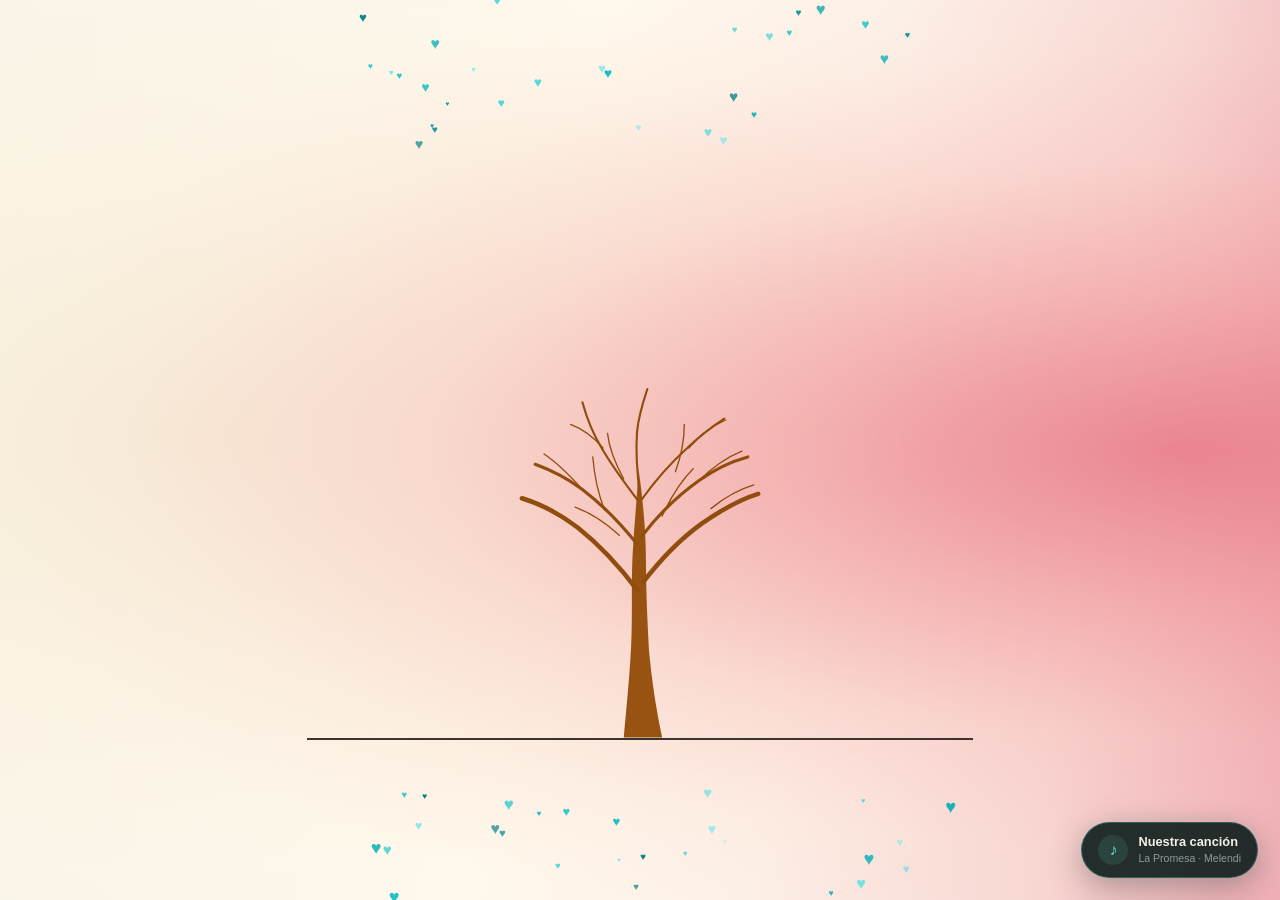
<file: index.html>
<!DOCTYPE html>
<html lang="es">

<head>
  <meta charset="UTF-8">

  <meta name="viewport" content="width=device-width, initial-scale=1.0">

  <title>Nuestro primer aniversario ❤️</title>

  <link rel="stylesheet" href="style.css">

  <link rel="stylesheet" href="musica.css">
</head>


<body>

  <main class="pagina">

    <section class="escena" id="escena">

      <!-- CORAZONES DE ARRIBA Y ABAJO -->
      <div id="corazonesFondo" class="corazones-fondo"></div>


      <!-- SAN VALENTÍN -->
      <div class="san-valentin" id="sanValentin">

        <span class="san-corazon">
          ♥
        </span>

        <span class="san-texto">
          365 días contigo
        </span>

      </div>


      <!-- SEMILLA -->
      <div class="semilla" id="semilla"></div>


      <!-- MENSAJE -->
      <div class="texto" id="mensaje">

        <p class="titulo" id="tituloMensaje"></p>

        <p class="frase" id="frase1"></p>

        <p class="frase frase-segunda" id="frase2"></p>

        <p class="firma" id="firma"></p>

      </div>


      <!-- ÁRBOL -->
      <div class="zona-arbol arbol-oculto" id="arbol">

        <svg class="estructura-arbol" viewBox="0 0 260 280" preserveAspectRatio="xMidYMax meet" aria-hidden="true">

          <!-- TRONCO -->
          <path class="tronco-arbol" d="
              M119 280

              C121 258
               123 238
               124 218

              C125 196
               124 176
               125 156

              C126 137
               128 118
               129 98

              C132 119
               134 141
               134 160

              C134 180
               135 200
               136 220

              C138 242
               141 261
               145 280

              Z
            " />


          <!-- RAMAS PRINCIPALES -->

          <path class="rama rama-principal rama-1" pathLength="1" d="
              M128 180
              C116 164 103 150 88 138
              C75 128 63 122 50 118
            " />

          <path class="rama rama-principal rama-2" pathLength="1" d="
              M132 175
              C145 158 158 145 172 135
              C185 126 197 119 210 115
            " />


          <!-- RAMAS MEDIAS -->

          <path class="rama rama-media rama-3" pathLength="1" d="
              M128 149
              C116 134 104 122 91 112
              C80 104 70 99 59 95
            " />

          <path class="rama rama-media rama-4" pathLength="1" d="
              M131 144
              C143 128 156 116 170 106
              C181 98 192 93 203 90
            " />


          <!-- RAMAS SUPERIORES -->

          <path class="rama rama-fina rama-5" pathLength="1" d="
              M129 120
              C119 107 111 96 104 84
              C98 74 94 64 91 53
            " />

          <path class="rama rama-fina rama-6" pathLength="1" d="
              M130 116
              C128 101 127 87 128 73
              C129 62 132 53 135 44
            " />

          <path class="rama rama-fina rama-7" pathLength="1" d="
              M131 119
              C141 105 151 94 162 84
              C170 76 178 70 187 64
            " />


          <!-- RAMITAS -->

          <path class="rama ramita rama-8" pathLength="1" d="
              M91 112
              C82 102 74 94 65 88
            " />

          <path class="rama ramita rama-9" pathLength="1" d="
              M106 126
              C101 113 99 102 98 90
            " />

          <path class="rama ramita rama-10" pathLength="1" d="
              M105 84
              C98 76 91 71 83 68
            " />

          <path class="rama ramita rama-11" pathLength="1" d="
              M170 106
              C180 96 189 90 199 86
            " />

          <path class="rama ramita rama-12" pathLength="1" d="
              M154 100
              C158 89 160 79 160 68
            " />

          <path class="rama ramita rama-13" pathLength="1" d="
              M163 84
              C171 75 179 69 188 65
            " />


          <!-- RAMAS EXTRA PARA DAR MÁS NATURALIDAD -->

          <path class="rama ramita rama-14" pathLength="1" d="
              M116 143
              C106 134 97 128 86 124
            " />

          <path class="rama ramita rama-15" pathLength="1" d="
              M145 130
              C151 117 157 107 166 98
            " />

          <path class="rama ramita rama-16" pathLength="1" d="
              M119 105
              C113 94 109 84 108 74
            " />

          <path class="rama ramita rama-17" pathLength="1" d="
              M178 125
              C188 117 197 112 207 109
            " />

        </svg>


        <!-- CORAZONES DEL ÁRBOL -->
        <div id="copa" class="copa"></div>

      </div>


      <!-- CONTADOR -->
      <div class="contador" id="zonaContador">

        <p>
          Mi amor por ti comenzó hace...
        </p>

        <span id="contador"></span>

      </div>


      <!-- BOTÓN GALERÍA -->
      <a href="galeria.html" class="boton-galeria" id="botonGaleria">
        Ver nuestros recuerdos
        <span>→</span>
      </a>

      <!-- LÍNEA -->
      <div class="suelo" id="suelo"></div>

    </section>

  </main>


  <script src="script.js"></script>


  <script src="musica.js"></script>
</body>

</html>
</file>
<file: style.css>
/* ================================================== */
/* GENERAL */
/* ================================================== */

* {
  margin: 0;
  padding: 0;
  box-sizing: border-box;
}

html,
body {
  width: 100%;
  height: 100%;
}

body {
  width: 100%;
  min-height: 100vh;

  overflow: hidden;

  font-family:
    Arial,
    Helvetica,
    sans-serif;
}


/* ================================================== */
/* PÁGINA A PANTALLA COMPLETA */
/* ================================================== */

.pagina {
  width: 100%;
  height: 100vh;

  overflow: hidden;
}


/* ================================================== */
/* ESCENA */
/* ================================================== */

.escena {
  position: relative;

  width: 100vw;
  height: 100vh;

  min-height: 100svh;

  overflow: hidden;

  /*
    FONDO SUAVE Y DIFUMINADO
  */

  background:

    /* Rosa más intenso en la derecha */
    radial-gradient(
      ellipse at 92% 50%,
      rgba(223, 77, 101, 0.58) 0%,
      rgba(235, 116, 128, 0.42) 24%,
      rgba(244, 163, 166, 0.24) 45%,
      rgba(250, 205, 196, 0.10) 63%,
      transparent 78%
    ),

    /* Rosa suave entrando hacia el centro */
    radial-gradient(
      ellipse at 72% 52%,
      rgba(247, 176, 177, 0.30) 0%,
      rgba(250, 209, 199, 0.18) 40%,
      transparent 70%
    ),

    /* Luz cálida en la parte izquierda */
    radial-gradient(
      ellipse at 15% 48%,
      rgba(247, 238, 217, 0.95) 0%,
      rgba(251, 243, 225, 0.72) 36%,
      rgba(255, 248, 236, 0.25) 66%,
      transparent 82%
    ),

    /* Base continua */
    linear-gradient(
      100deg,
      #f7f2e7 0%,
      #fff8ec 43%,
      #fdf1e8 63%,
      #f8d9d5 82%,
      #efadb5 100%
    );
}


/* ================================================== */
/* CORAZONES DE FONDO */
/* ================================================== */

.corazones-fondo {
  position: absolute;

  inset: 0;

  overflow: hidden;

  pointer-events: none;

  z-index: 6;
}


.corazon-ambiente {
  position: absolute;

  display: block;

  line-height: 1;

  font-family:
    Arial,
    Helvetica,
    sans-serif;

  font-weight: 900;

  color: var(--color);

  opacity: var(--opacidad);

  transform-origin: center;

  user-select: none;

  animation:
    moverAmbiente
    var(--duracion)
    ease-in-out
    var(--retraso)
    infinite
    alternate;
}


@keyframes moverAmbiente {

  0% {
    transform:
      translate(0, 0)
      rotate(var(--rotacion))
      scale(0.96);
  }

  50% {
    transform:
      translate(
        var(--movimiento-x),
        var(--movimiento-y)
      )
      rotate(
        calc(var(--rotacion) + 3deg)
      )
      scale(1);
  }

  100% {
    transform:
      translate(
        calc(var(--movimiento-x) * -0.5),
        calc(var(--movimiento-y) * -0.6)
      )
      rotate(
        calc(var(--rotacion) - 3deg)
      )
      scale(1.035);
  }

}


/* ================================================== */
/* SAN VALENTÍN / TEXTO INICIAL */
/* ================================================== */

.san-valentin {
  position: absolute;

  left: 50%;
  top: 49%;

  display: flex;
  align-items: flex-end;

  transform:
    translate(-50%, -50%)
    scale(0.78);

  opacity: 0;

  pointer-events: none;

  z-index: 40;

  transition:
    opacity 220ms ease,
    transform 270ms ease;
}


.san-valentin.visible {
  opacity: 1;

  transform:
    translate(-50%, -50%)
    scale(1);
}


.san-corazon {
  color: #00aeb6;

  font-size:
    clamp(
      38px,
      3vw,
      58px
    );

  line-height: 0.8;
}


.san-texto {
  margin-left: 5px;

  padding-bottom: 2px;

  color: #008f96;

  white-space: nowrap;

  font-size:
    clamp(
      11px,
      0.78vw,
      15px
    );

  border-bottom:
    1px solid
    #008f96;
}


/* ================================================== */
/* SEMILLA */
/* ================================================== */

.semilla {
  position: absolute;

  left: 50%;
  top: 51%;

  width: 15px;
  height: 15px;

  border-radius: 50%;

  background: #00aeb6;

  opacity: 0;

  transform:
    translate(-50%, -50%)
    scale(0);

  z-index: 35;
}


.semilla.aparece {
  opacity: 1;

  transform:
    translate(-50%, -50%)
    scale(1);

  transition:
    opacity 150ms ease,
    transform 180ms ease;
}


.semilla.cae {
  top: 82%;

  transition:
    top 360ms
    cubic-bezier(
      .42,
      .01,
      .72,
      .48
    );
}


/* ================================================== */
/* SUELO */
/* ================================================== */

.suelo {
  position: absolute;

  left: 24%;

  top: 82%;

  width: 52%;
  height: 2px;

  background: #3e342f;

  opacity: 0;

  transform:
    scaleX(0);

  transform-origin:
    center;

  z-index: 15;
}


.suelo.corta {
  opacity: 1;

  transform:
    scaleX(0.12);
}


.suelo.completa {
  opacity: 1;

  transform:
    scaleX(1);

  transition:
    transform
    330ms
    ease-out;
}


/* ================================================== */
/* ÁRBOL */
/* ================================================== */

.zona-arbol {
  position: absolute;

  /*
    AL PRINCIPIO ESTÁ CENTRADO
  */

  left: 50%;

  bottom: 18%;

  width:
    clamp(
      340px,
      30vw,
      575px
    );

  aspect-ratio:
    260 / 280;

  transform:
    translateX(-50%);

  transform-origin:
    center bottom;

  z-index: 18;

  /*
    CUANDO TERMINA,
    SE DESPLAZA A LA DERECHA
  */

  transition:
    left
    850ms
    cubic-bezier(
      .22,
      .75,
      .3,
      1
    );
}


/* ÁRBOL A LA DERECHA */

.zona-arbol.arbol-derecha {
  left: 65%;
}


/* ================================================== */
/* SVG */
/* ================================================== */

.estructura-arbol {
  position: absolute;

  inset: 0;

  width: 100%;
  height: 100%;

  overflow: visible;

  z-index: 1;
}


/* ================================================== */
/* TRONCO */
/* ================================================== */

.tronco-arbol {
  fill: #985312;

  transform-box: fill-box;

  transform-origin:
    center bottom;
}


/* ================================================== */
/* RAMAS */
/* ================================================== */

.rama {
  fill: none;

  stroke: #914d0d;

  stroke-linecap: round;
  stroke-linejoin: round;

  stroke-dasharray: 1;
  stroke-dashoffset: 0;
}


.rama-principal {
  stroke-width: 3.1;
}


.rama-media {
  stroke-width: 2.1;
}


.rama-fina {
  stroke-width: 1.45;
}


.ramita {
  stroke-width: 0.9;
}


/* ================================================== */
/* ÁRBOL OCULTO */
/* ================================================== */

.arbol-oculto
.tronco-arbol {
  transform:
    scaleY(0);
}


.arbol-oculto
.rama {
  stroke-dashoffset: 1;
}


/* ================================================== */
/* CRECIMIENTO */
/* ================================================== */

.arbol-creciendo
.tronco-arbol {
  animation:
    crecerTronco
    390ms
    cubic-bezier(
      .19,
      .78,
      .34,
      1
    )
    forwards;
}


@keyframes crecerTronco {

  from {
    transform:
      scaleY(0);
  }

  to {
    transform:
      scaleY(1);
  }

}


/* RAMAS */

.arbol-creciendo
.rama {
  stroke-dashoffset: 1;

  animation:
    dibujarRama
    360ms
    ease-out
    forwards;
}


@keyframes dibujarRama {

  to {
    stroke-dashoffset: 0;
  }

}


.arbol-creciendo .rama-1 {
  animation-delay: 230ms;
}

.arbol-creciendo .rama-2 {
  animation-delay: 245ms;
}

.arbol-creciendo .rama-3 {
  animation-delay: 295ms;
}

.arbol-creciendo .rama-4 {
  animation-delay: 310ms;
}

.arbol-creciendo .rama-5 {
  animation-delay: 350ms;
}

.arbol-creciendo .rama-6 {
  animation-delay: 365ms;
}

.arbol-creciendo .rama-7 {
  animation-delay: 380ms;
}

.arbol-creciendo .rama-8 {
  animation-delay: 405ms;
}

.arbol-creciendo .rama-9 {
  animation-delay: 420ms;
}

.arbol-creciendo .rama-10 {
  animation-delay: 435ms;
}

.arbol-creciendo .rama-11 {
  animation-delay: 415ms;
}

.arbol-creciendo .rama-12 {
  animation-delay: 435ms;
}

.arbol-creciendo .rama-13 {
  animation-delay: 450ms;
}

.arbol-creciendo .rama-14 {
  animation-delay: 400ms;
}

.arbol-creciendo .rama-15 {
  animation-delay: 425ms;
}

.arbol-creciendo .rama-16 {
  animation-delay: 445ms;
}

.arbol-creciendo .rama-17 {
  animation-delay: 455ms;
}


/* ================================================== */
/* COPA */
/* ================================================== */

.copa {
  position: absolute;

  left: 5%;
  top: 0;

  width: 90%;
  height: 74%;

  z-index: 5;

  pointer-events: none;
}


/* ================================================== */
/* CORAZONES DEL ÁRBOL */
/* ================================================== */

.hoja {
  position: absolute;

  display: block;

  line-height: 1;

  font-family:
    Arial,
    Helvetica,
    sans-serif;

  font-weight: 900;

  color: var(--color);

  opacity: 0;

  transform-origin: center;

  user-select: none;

  will-change:
    transform,
    opacity;

  filter:
    drop-shadow(
      0 0.5px 0.4px
      rgba(160, 0, 25, 0.07)
    );
}


/* ================================================== */
/* NACIMIENTO DE LOS CORAZONES */
/* ================================================== */

.arbol-hojas
.hoja {
  animation:
    aparecerHoja
    560ms
    cubic-bezier(
      .16,
      .81,
      .3,
      1.16
    )
    var(--delay)
    forwards;
}


@keyframes aparecerHoja {

  0% {
    opacity: 0;

    transform:
      translate(
        var(--inicio-x),
        var(--inicio-y)
      )
      rotate(
        calc(
          var(--rotacion) - 15deg
        )
      )
      scale(0.05);
  }

  70% {
    opacity: var(--opacidad);

    transform:
      translate(0, -2px)
      rotate(
        calc(
          var(--rotacion) + 4deg
        )
      )
      scale(1.08);
  }

  100% {
    opacity: var(--opacidad);

    transform:
      translate(0, 0)
      rotate(var(--rotacion))
      scale(1);
  }

}


/* ================================================== */
/* MOVIMIENTO FINAL DE LA COPA */
/* ================================================== */

.arbol-final
.hoja {
  opacity:
    var(--opacidad);

  animation:
    respirarHoja
    var(--duracion)
    ease-in-out
    var(--retraso)
    infinite
    alternate;
}


@keyframes respirarHoja {

  0% {
    transform:
      translate(0, 0)
      rotate(var(--rotacion))
      scale(0.97);
  }

  50% {
    transform:
      translate(
        var(--mover-x),
        -1.8px
      )
      rotate(
        calc(
          var(--rotacion) + 2deg
        )
      )
      scale(1);
  }

  100% {
    transform:
      translate(
        calc(
          var(--mover-x) * -0.7
        ),
        1px
      )
      rotate(
        calc(
          var(--rotacion) - 2deg
        )
      )
      scale(1.035);
  }

}


/* ================================================== */
/* CORAZONES QUE SALEN DEL ÁRBOL */
/* ================================================== */

.petalo-volador {
  position: absolute;

  display: block;

  pointer-events: none;

  z-index: 30;

  line-height: 1;

  font-family:
    Arial,
    sans-serif;

  font-weight: 900;

  animation:
    volarDesdeArbol
    var(--tiempo)
    cubic-bezier(
      .28,
      .53,
      .44,
      1
    )
    forwards;
}


@keyframes volarDesdeArbol {

  0% {
    opacity: 1;

    transform:
      translate(0, 0)
      rotate(0deg)
      scale(1);
  }

  35% {
    opacity: 0.95;

    transform:
      translate(
        calc(
          var(--destino-x) * 0.35
        ),
        calc(
          var(--destino-y) * 0.25
        )
      )
      rotate(-55deg)
      scale(0.95);
  }

  70% {
    opacity: 0.75;

    transform:
      translate(
        calc(
          var(--destino-x) * 0.7
        ),
        calc(
          var(--destino-y) * 0.68
        )
      )
      rotate(-125deg)
      scale(0.8);
  }

  100% {
    opacity: 0;

    transform:
      translate(
        var(--destino-x),
        var(--destino-y)
      )
      rotate(-220deg)
      scale(0.55);
  }

}


/* ================================================== */
/* TEXTO */
/* ================================================== */

.texto {
  position: absolute;

  left: 27%;
  top: 31%;

  width: 22%;

  max-width: 390px;

  color: #504945;

  font-size:
    clamp(
      14px,
      1vw,
      19px
    );

  line-height: 1.55;

  opacity: 0;

  z-index: 28;

  transition:
    opacity
    230ms
    ease;
}


.texto.visible {
  opacity: 1;
}


.titulo {
  min-height: 1.5em;

  margin-bottom: 20px;
}


.frase {
  min-height: 3em;

  white-space: pre-line;
}


.frase-segunda {
  margin-top: 14px;
}


.firma {
  margin-top: 13px;

  text-align: center;
}


/* CURSOR */

.escribiendo::after {
  content: "|";

  margin-left: 1px;

  opacity: 0.8;

  animation:
    cursor
    600ms
    steps(1)
    infinite;
}


@keyframes cursor {

  50% {
    opacity: 0;
  }

}


/* ================================================== */
/* CONTADOR */
/* ================================================== */

.contador {
  position: absolute;

  left: 27%;

  bottom: 19%;

  color: #504843;

  font-size:
    clamp(
      12px,
      0.85vw,
      16px
    );

  line-height: 1.35;

  opacity: 0;

  z-index: 27;

  transition:
    opacity
    260ms
    ease;
}


.contador.visible {
  opacity: 1;
}


#contador {
  display: block;

  margin-top: 2px;

  font-size: 1.08em;
}


/* ================================================== */
/* MÓVIL */
/* ================================================== */

@media
(max-width: 700px)
and
(orientation: portrait) {

  .escena {
    width: 100vw;
    height: 100svh;

    background:

      radial-gradient(
        ellipse at 95% 55%,
        rgba(224, 77, 100, 0.40),
        rgba(243, 164, 166, 0.16) 50%,
        transparent 74%
      ),

      #fff8ec;
  }


  .suelo {
    left: 4%;

    top: 84%;

    width: 92%;
  }


  .semilla {
    top: 52%;
  }


  .semilla.cae {
    top: 84%;
  }


  .zona-arbol {
    left: 50%;

    bottom: 16%;

    width:
      min(
        62vw,
        290px
      );
  }


  .zona-arbol.arbol-derecha {
    left: 69%;
  }


  .texto {
    left: 5%;
    top: 21%;

    width: 37%;

    font-size:
      clamp(
        11px,
        3.2vw,
        14px
      );

    line-height: 1.5;
  }


  .titulo {
    margin-bottom: 13px;
  }


  .frase {
    min-height: 2.8em;
  }


  .frase-segunda {
    margin-top: 9px;
  }


  .firma {
    margin-top: 9px;
  }


  .contador {
    left: 5%;

    bottom: 17.5%;

    width: 44%;

    font-size:
      clamp(
        9px,
        2.6vw,
        12px
      );
  }


  .san-valentin {
    left: 50%;
    top: 48%;
  }

}


/* ================================================== */
/* LLUVIA SUAVE DE CORAZONES EN LOS LATERALES */
/* ================================================== */

/*
  IMPORTANTE:
  ESTA PARTE ESTÁ FUERA DEL @media.

  Por eso funciona tanto
  en ordenador como en móvil.
*/

.corazon-lluvia {
  position: absolute;

  top: -30px;

  display: block;

  line-height: 1;

  font-family:
    Arial,
    Helvetica,
    sans-serif;

  font-weight: 900;

  pointer-events: none;

  z-index: 7;

  color: var(--color);

  opacity: var(--opacidad);

  animation:
    caerCorazonLateral
    var(--tiempo)
    linear
    forwards;
}


@keyframes caerCorazonLateral {

  0% {
    transform:
      translate(
        0,
        -30px
      )
      rotate(0deg);

    opacity: 0;
  }


  8% {
    opacity:
      var(--opacidad);
  }


  45% {
    transform:
      translate(
        var(--desvio),
        45vh
      )
      rotate(100deg);
  }


  90% {
    opacity:
      var(--opacidad);
  }


  100% {
    transform:
      translate(
        calc(
          var(--desvio) * -0.4
        ),
        110vh
      )
      rotate(220deg);

    opacity: 0;
  }

}


/* ================================================== */
/* BOTÓN PARA ENTRAR A LA GALERÍA */
/* ================================================== */

.boton-galeria {
  position: absolute;

  left: 27%;
  bottom: 11%;

  display: flex;
  align-items: center;
  gap: 10px;

  padding: 11px 18px;

  border: 1px solid rgba(0, 159, 167, 0.45);
  border-radius: 30px;

  color: #008f96;

  background:
    rgba(255, 255, 255, 0.35);

  backdrop-filter: blur(5px);

  text-decoration: none;

  font-size:
    clamp(
      12px,
      0.85vw,
      16px
    );

  opacity: 0;

  transform:
    translateY(15px);

  pointer-events: none;

  z-index: 35;

  transition:
    opacity 0.6s ease,
    transform 0.6s ease,
    background 0.3s ease;
}


.boton-galeria.visible {
  opacity: 1;

  transform:
    translateY(0);

  pointer-events: auto;
}


.boton-galeria span {
  font-size: 1.25em;

  transition:
    transform 0.3s ease;
}


.boton-galeria:hover {
  background:
    rgba(255, 255, 255, 0.65);
}


.boton-galeria:hover span {
  transform:
    translateX(5px);
}


/* ================================================== */
/* AJUSTES FINALES MÓVIL                              */
/* ================================================== */

@media
(max-width: 700px)
and
(orientation: portrait) {

  .escena {
    min-height: 100svh;
  }


  .texto {
    left: 6%;
    top: 18%;

    width: 42%;

    font-size:
      clamp(
        11px,
        3.1vw,
        14px
      );
  }


  .zona-arbol {
    bottom: 17%;

    width:
      min(
        60vw,
        280px
      );
  }


  .zona-arbol.arbol-derecha {
    left: 70%;
  }


  .contador {
    left: 6%;

    bottom: 18%;

    width: 46%;
  }


  .boton-galeria {
    left: 50%;
    bottom: 7%;

    padding: 10px 15px;

    font-size: 12px;

    transform:
      translate(
        -50%,
        15px
      );

    white-space: nowrap;
  }


  .boton-galeria.visible {
    transform:
      translate(
        -50%,
        0
      );
  }


  .san-valentin {
    top: 46%;
  }

}
</file>
<file: musica.css>
/* ================================================== */
/* BOTÓN DE MÚSICA                                    */
/* ================================================== */

.boton-musica {
  position: fixed;

  right: 22px;
  bottom: 22px;

  z-index: 9999;

  display: flex;

  align-items: center;

  gap: 10px;

  padding:
    12px
    16px;

  border:
    1px solid
    rgba(
      103,
      224,
      207,
      0.28
    );

  border-radius: 999px;

  background:
    rgba(
      6,
      24,
      22,
      0.88
    );

  color: #f4f0e8;

  backdrop-filter:
    blur(
      14px
    );

  cursor: pointer;

  box-shadow:
    0 10px 35px
    rgba(0, 0, 0, 0.28),

    0 0 20px
    rgba(71, 210, 191, 0.08);

  transition:
    transform 180ms ease,
    border-color 180ms ease,
    box-shadow 180ms ease,
    background 180ms ease;
}


.boton-musica:hover {
  transform:
    translateY(
      -2px
    );

  border-color:
    rgba(
      103,
      224,
      207,
      0.58
    );

  background:
    rgba(
      8,
      32,
      29,
      0.95
    );

  box-shadow:
    0 14px 40px
    rgba(0, 0, 0, 0.34),

    0 0 28px
    rgba(71, 210, 191, 0.14);
}


.boton-musica:focus-visible {
  outline:
    2px solid
    #68dfcf;

  outline-offset: 4px;
}


.icono-musica {
  display: grid;

  place-items: center;

  width: 30px;
  height: 30px;

  border-radius: 50%;

  background:
    rgba(
      93,
      220,
      201,
      0.12
    );

  color: #69ddcc;

  font-size: 1rem;

  flex-shrink: 0;
}


.texto-musica {
  display: flex;

  flex-direction: column;

  align-items: flex-start;

  line-height: 1.1;
}


.texto-musica-principal {
  font-size: 0.8rem;

  font-weight: 600;
}


.texto-musica-secundario {
  margin-top: 4px;

  font-size: 0.66rem;

  color:
    rgba(
      244,
      240,
      232,
      0.55
    );
}


/* ================================================== */
/* ESTADO REPRODUCIENDO                               */
/* ================================================== */

.boton-musica.reproduciendo
.icono-musica {
  background:
    rgba(
      93,
      220,
      201,
      0.20
    );

  box-shadow:
    0 0 0 5px
    rgba(93, 220, 201, 0.06),

    0 0 18px
    rgba(93, 220, 201, 0.22);

  animation:
    pulsoMusica
    1.8s
    ease-in-out
    infinite;
}


@keyframes pulsoMusica {

  0%,
  100% {
    transform:
      scale(
        1
      );
  }


  50% {
    transform:
      scale(
        1.08
      );
  }

}


/* ================================================== */
/* MÓVIL                                              */
/* ================================================== */

@media (max-width: 650px) {

  .boton-musica {
    right: 10px;
    bottom: 10px;

    gap: 0;

    padding: 8px;

    border-radius: 50%;
  }


  .texto-musica {
    display: none;
  }


  .icono-musica {
    width: 40px;
    height: 40px;

    font-size: 1.05rem;
  }


  .boton-musica:hover {
    transform: none;
  }

}


/* ================================================== */
/* REDUCIR MOVIMIENTO                                 */
/* ================================================== */

@media
(prefers-reduced-motion: reduce) {

  .boton-musica,
  .boton-musica.reproduciendo
  .icono-musica {
    transition: none;

    animation: none;
  }

}
</file>
